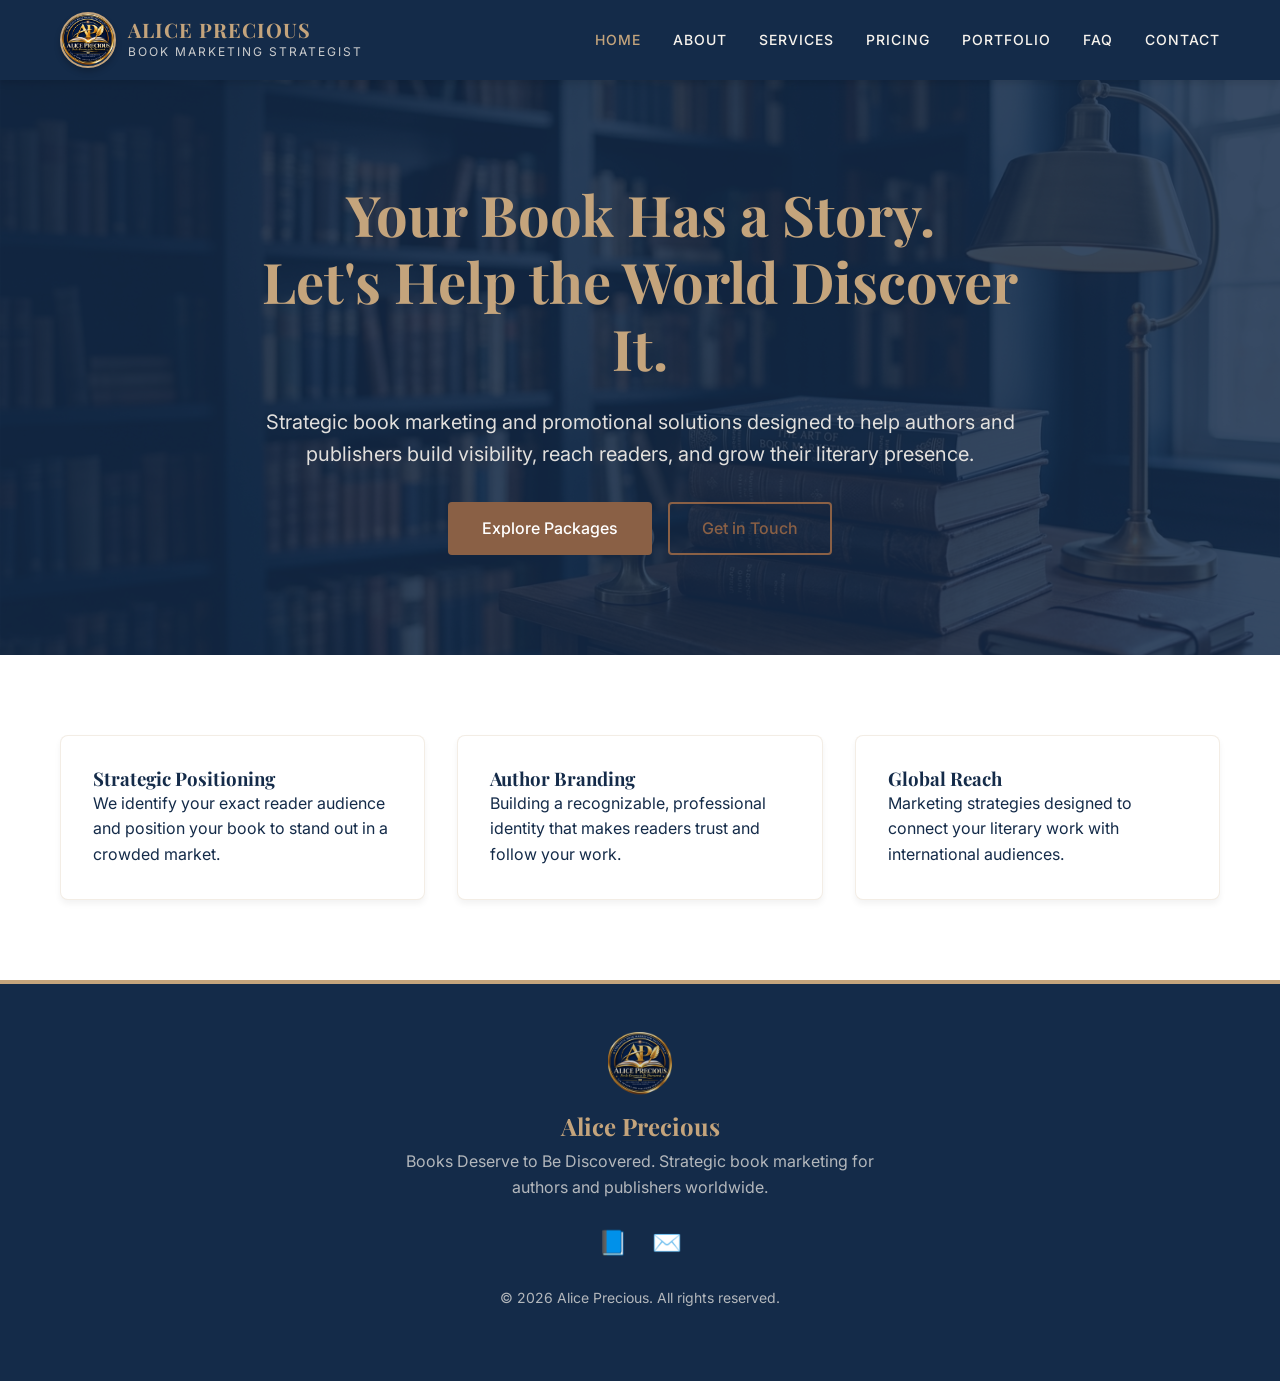
<file: index.html>
<!DOCTYPE html>
<html lang="en">

<head>
    <meta name="google-site-verification" content="ecHu5AsmAxmGZ5u-t8skHaGoi4g6PgHi29TL_buCY30" />
    <meta charset="UTF-8">
    <meta name="viewport" content="width=device-width, initial-scale=1.0">
    <title>Alice Precious – Professional Book Marketing</title>
    <link rel="stylesheet" href="style.css">
</head>

<body>
    <nav class="navbar">
        <div class="container nav-container">
            <a href="index.html" class="nav-brand">
                <img src="logo.png" alt="Alice Precious" class="nav-profile-pic">
                <div>
                    <h1>ALICE PRECIOUS</h1>
                    <p>Book Marketing Strategist</p>
                </div>
            </a>
            <button class="mobile-menu-btn" id="mobileMenuBtn">☰</button>
            <ul class="nav-links" id="navLinks">
                <li><a href="index.html">Home</a></li>
                <li><a href="about.html">About</a></li>
                <li><a href="services.html">Services</a></li>
                <li><a href="pricing.html">Pricing</a></li>
                <li><a href="portfolio.html">Portfolio</a></li>
                <li><a href="faq.html">FAQ</a></li>
                <li><a href="contact.html">Contact</a></li>
            </ul>
        </div>
    </nav>

    <header class="hero">
        <div class="container hero-content">
            <h1>Your Book Has a Story.<br>Let's Help the World Discover It.</h1>
            <p>Strategic book marketing and promotional solutions designed to help authors and publishers build
                visibility, reach readers, and grow their literary presence.</p>
            <div class="hero-buttons">
                <a href="pricing.html" class="btn btn-primary">Explore Packages</a>
                <a href="contact.html" class="btn btn-secondary">Get in Touch</a>
            </div>
        </div>
    </header>

    <section class="section bg-white">
        <div class="container">
            <div class="grid-3">
                <div class="card">
                    <h3>Strategic Positioning</h3>
                    <p>We identify your exact reader audience and position your book to stand out in a crowded market.
                    </p>
                </div>
                <div class="card">
                    <h3>Author Branding</h3>
                    <p>Building a recognizable, professional identity that makes readers trust and follow your work.</p>
                </div>
                <div class="card">
                    <h3>Global Reach</h3>
                    <p>Marketing strategies designed to connect your literary work with international audiences.</p>
                </div>
            </div>
        </div>
    </section>

    <footer class="footer">
        <div class="container">
            <img src="logo.png" alt="Logo" class="footer-logo">
            <h3>Alice Precious</h3>
            <p>Books Deserve to Be Discovered. Strategic book marketing for authors and publishers worldwide.</p>
            <div class="footer-links">
                <a href="https://www.facebook.com/profile.php?id=61590584740770" target="_blank" title="Facebook">📘</a>
                <a href="mailto:alicetprecious@gmail.com" title="Email">✉️</a>
            </div>
            <p style="font-size: 0.875rem;">© <span id="year"></span> Alice Precious. All rights reserved.</p>
        </div>
    </footer>
    <script>document.getElementById('year').textContent = new Date().getFullYear();</script>
    <script src="script.js"></script>
</body>

</html>
</file>
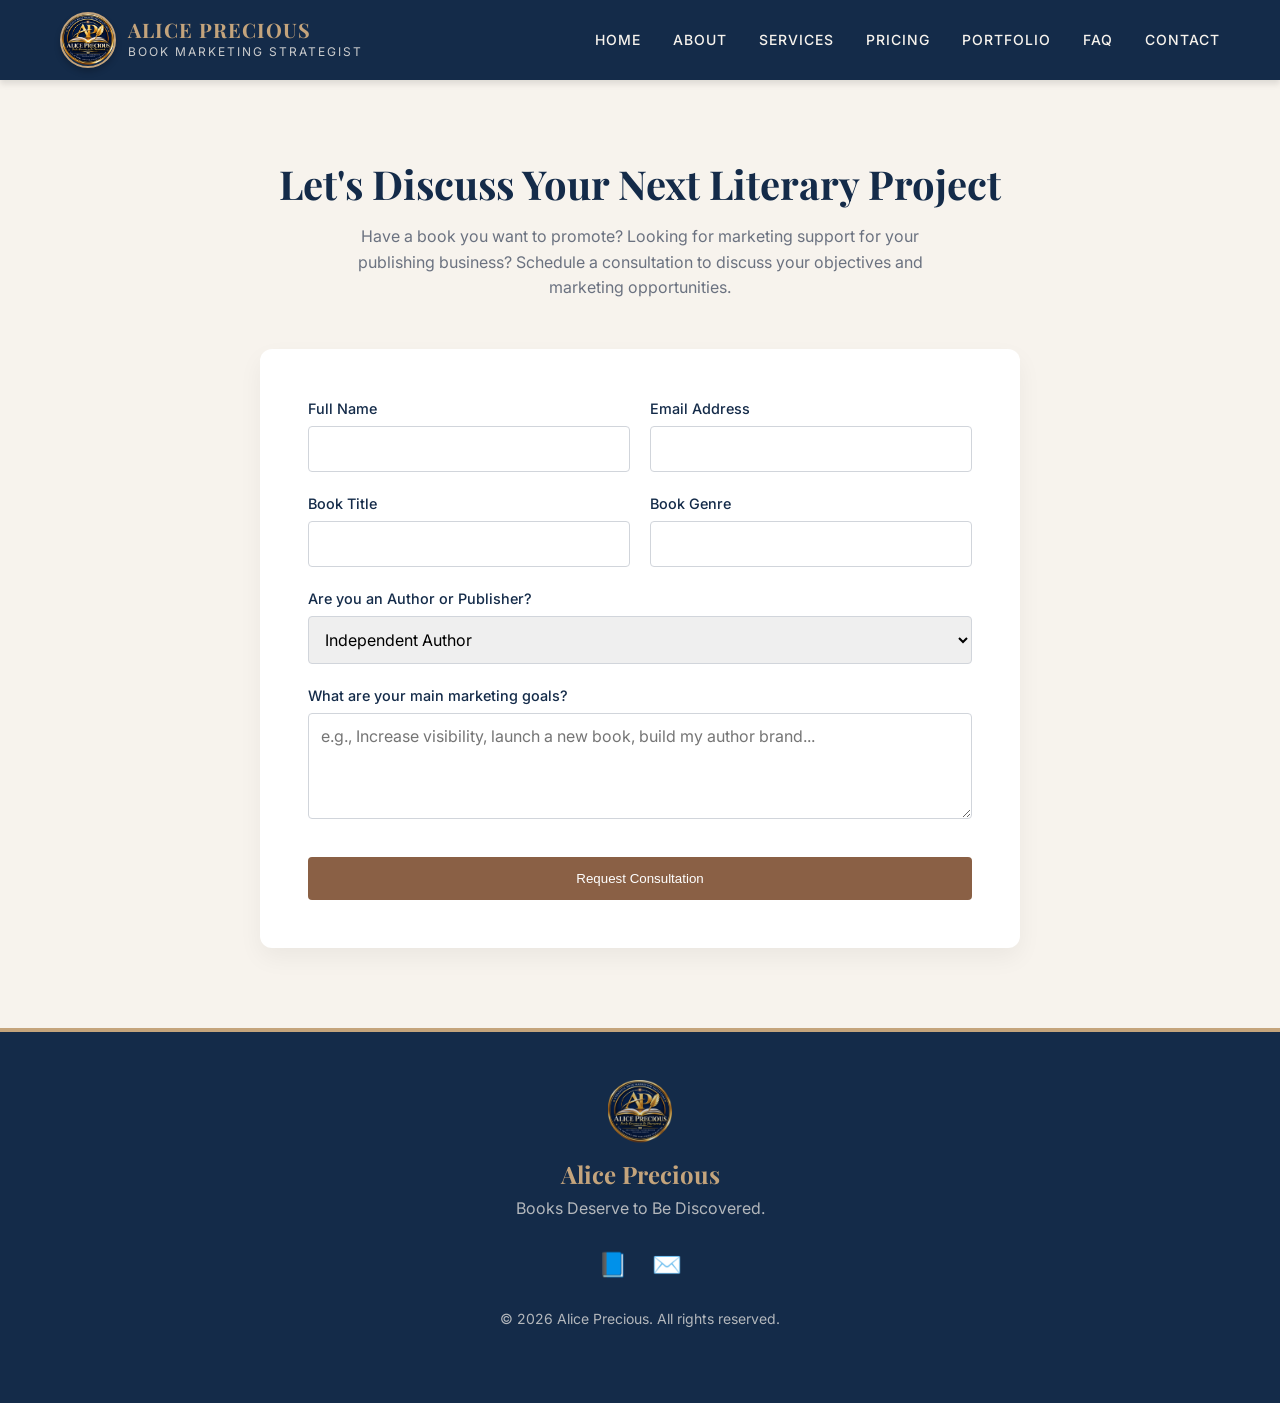
<file: booking.html>
<!DOCTYPE html>
<html lang="en">
<head>
  <meta charset="UTF-8">
  <meta name="viewport" content="width=device-width, initial-scale=1.0">
  <title>Book a Consultation – Alice Precious</title>
  <link rel="stylesheet" href="style.css">
</head>
<body>
  <nav class="navbar">
    <div class="container nav-container">
      <a href="index.html" class="nav-brand">
        <img src="logo.png" alt="Alice Precious" class="nav-profile-pic">
        <div><h1>ALICE PRECIOUS</h1><p>Book Marketing Strategist</p></div>
      </a>
      <button class="mobile-menu-btn" id="mobileMenuBtn">☰</button>
      <ul class="nav-links" id="navLinks">
        <li><a href="index.html">Home</a></li><li><a href="about.html">About</a></li><li><a href="services.html">Services</a></li><li><a href="pricing.html">Pricing</a></li><li><a href="portfolio.html">Portfolio</a></li><li><a href="faq.html">FAQ</a></li><li><a href="contact.html">Contact</a></li>
      </ul>
    </div>
  </nav>

  <section class="section">
    <div class="container" style="max-width: 800px;">
      <div class="text-center" style="margin-bottom: 48px;">
        <h2 style="font-size: 2.5rem; margin-bottom: 16px;">Let's Discuss Your Next Literary Project</h2>
        <p style="color: var(--gray); max-width: 600px; margin: 0 auto;">Have a book you want to promote? Looking for marketing support for your publishing business? Schedule a consultation to discuss your objectives and marketing opportunities.</p>
      </div>
      
      <div style="background: white; padding: 48px; border-radius: 12px; box-shadow: 0 10px 25px rgba(0,0,0,0.05);">
        <form action="https://formspree.io/f/xrppwyay" method="POST">
          <input type="hidden" name="form_type" value="Consultation Booking">
          <div style="display: grid; grid-template-columns: 1fr 1fr; gap: 20px;">
            <div class="form-group">
              <label>Full Name</label>
              <input type="text" name="name" required>
            </div>
            <div class="form-group">
              <label>Email Address</label>
              <input type="email" name="email" required>
            </div>
          </div>
          <div style="display: grid; grid-template-columns: 1fr 1fr; gap: 20px;">
            <div class="form-group">
              <label>Book Title</label>
              <input type="text" name="book_title">
            </div>
            <div class="form-group">
              <label>Book Genre</label>
              <input type="text" name="book_genre">
            </div>
          </div>
          <div class="form-group">
            <label>Are you an Author or Publisher?</label>
            <select name="client_type">
              <option>Independent Author</option>
              <option>Self-Published Author</option>
              <option>Publisher</option>
              <option>Other</option>
            </select>
          </div>
          <div class="form-group">
            <label>What are your main marketing goals?</label>
            <textarea name="goals" rows="4" placeholder="e.g., Increase visibility, launch a new book, build my author brand..." required></textarea>
          </div>
          <button type="submit" class="btn btn-primary" style="width: 100%; margin-top: 10px;">Request Consultation</button>
        </form>
      </div>
    </div>
  </section>

  <footer class="footer">
    <div class="container">
      <img src="logo.png" alt="Logo" class="footer-logo">
      <h3>Alice Precious</h3>
      <p>Books Deserve to Be Discovered.</p>
      <div class="footer-links">
        <a href="https://www.facebook.com/profile.php?id=61590584740770" target="_blank">📘</a>
        <a href="mailto:alicetprecious@gmail.com">✉️</a>
      </div>
      <p style="font-size: 0.875rem;">© <span id="year"></span> Alice Precious. All rights reserved.</p>
    </div>
  </footer>
  <script>document.getElementById('year').textContent = new Date().getFullYear();</script>
  <script src="script.js"></script>
</body>
</html>
</file>
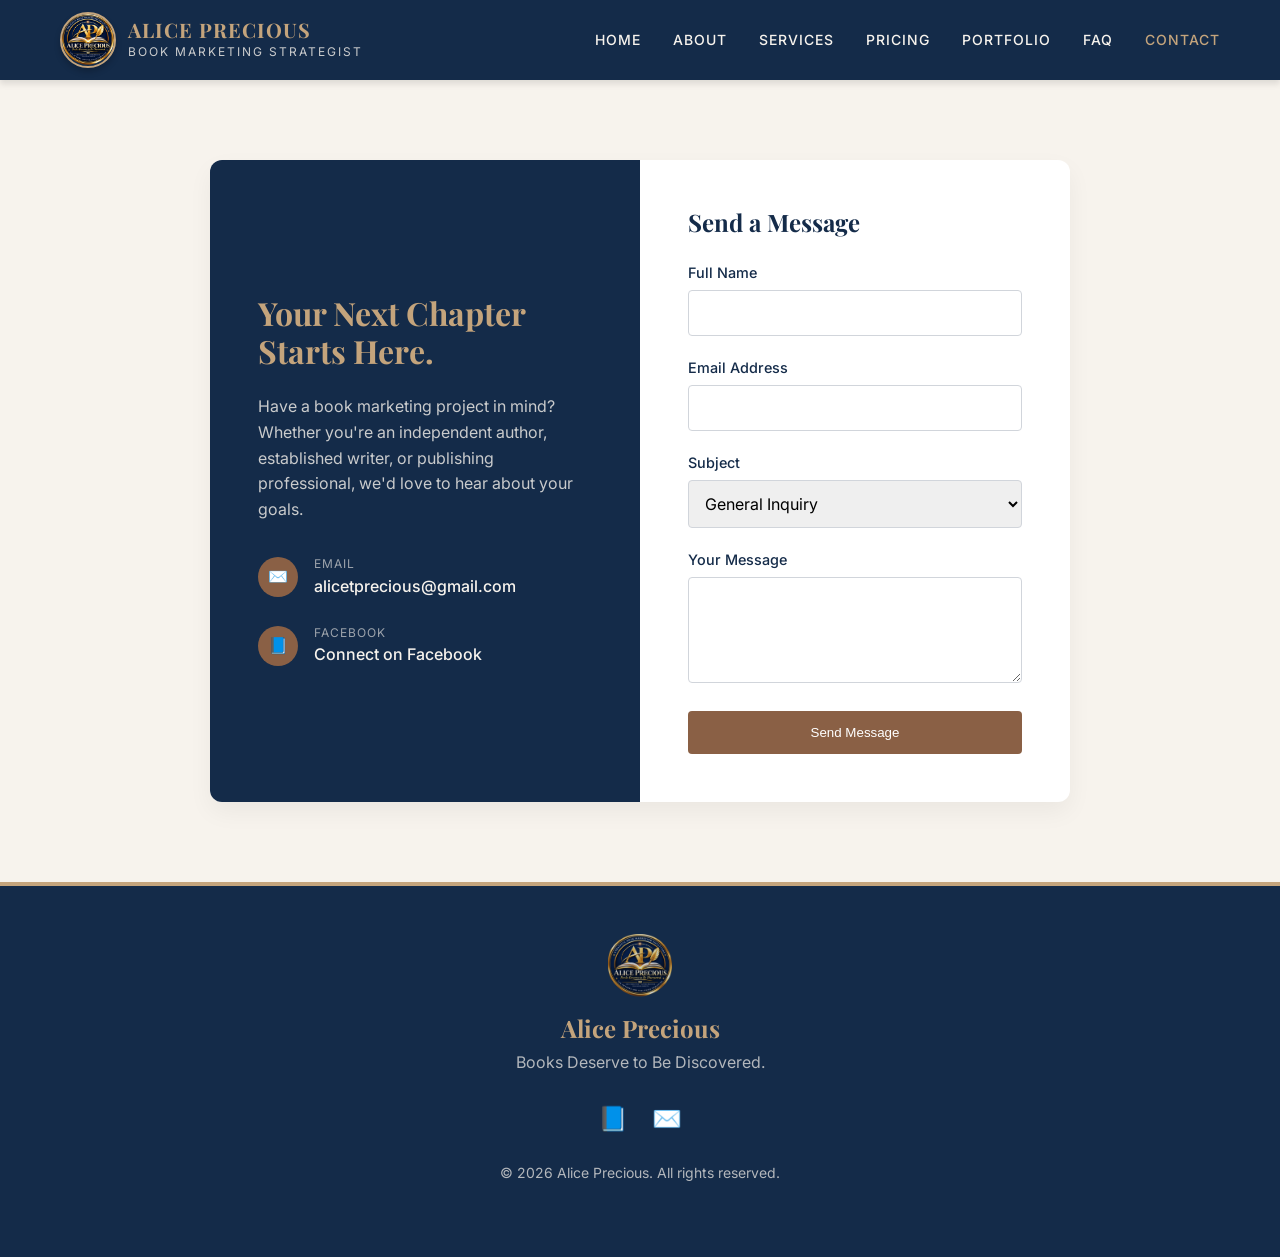
<file: contact.html>
<!DOCTYPE html>
<html lang="en">
<head>
  <meta charset="UTF-8">
  <meta name="viewport" content="width=device-width, initial-scale=1.0">
  <title>Contact – Alice Precious</title>
  <link rel="stylesheet" href="style.css">
</head>
<body>
  <nav class="navbar">
    <div class="container nav-container">
      <a href="index.html" class="nav-brand">
        <img src="logo.png" alt="Alice Precious" class="nav-profile-pic">
        <div><h1>ALICE PRECIOUS</h1><p>Book Marketing Strategist</p></div>
      </a>
      <button class="mobile-menu-btn" id="mobileMenuBtn">☰</button>
      <ul class="nav-links" id="navLinks">
        <li><a href="index.html">Home</a></li><li><a href="about.html">About</a></li><li><a href="services.html">Services</a></li><li><a href="pricing.html">Pricing</a></li><li><a href="portfolio.html">Portfolio</a></li><li><a href="faq.html">FAQ</a></li><li><a href="contact.html">Contact</a></li>
      </ul>
    </div>
  </nav>

  <section class="section">
    <div class="container" style="max-width: 900px;">
      <div style="background: white; border-radius: 12px; box-shadow: 0 10px 25px rgba(0,0,0,0.05); overflow: hidden; display: grid; grid-template-columns: 1fr 1fr;">
        <div style="background: var(--navy); color: var(--ivory); padding: 48px; display: flex; flex-direction: column; justify-content: center;">
          <h2 style="font-size: 2rem; color: var(--gold); margin-bottom: 24px;">Your Next Chapter Starts Here.</h2>
          <p style="margin-bottom: 32px; opacity: 0.8;">Have a book marketing project in mind? Whether you're an independent author, established writer, or publishing professional, we'd love to hear about your goals.</p>
          <div style="margin-bottom: 24px; display: flex; align-items: center; gap: 16px;">
            <div style="width: 40px; height: 40px; background: var(--brown); border-radius: 50%; display: flex; align-items: center; justify-content: center;">✉️</div>
            <div>
              <p style="font-size: 0.75rem; text-transform: uppercase; letter-spacing: 1px; opacity: 0.6;">Email</p>
              <p style="font-weight: 500;">alicetprecious@gmail.com</p>
            </div>
          </div>
          <div style="display: flex; align-items: center; gap: 16px;">
            <div style="width: 40px; height: 40px; background: var(--brown); border-radius: 50%; display: flex; align-items: center; justify-content: center;">📘</div>
            <div>
              <p style="font-size: 0.75rem; text-transform: uppercase; letter-spacing: 1px; opacity: 0.6;">Facebook</p>
              <a href="https://www.facebook.com/profile.php?id=61590584740770" target="_blank" style="font-weight: 500; color: var(--ivory);">Connect on Facebook</a>
            </div>
          </div>
        </div>
        
        <div style="padding: 48px;">
          <h3 style="font-size: 1.5rem; margin-bottom: 24px;">Send a Message</h3>
          <form action="https://formspree.io/f/xrppwyay" method="POST">
            <div class="form-group">
              <label>Full Name</label>
              <input type="text" name="name" required>
            </div>
            <div class="form-group">
              <label>Email Address</label>
              <input type="email" name="email" required>
            </div>
            <div class="form-group">
              <label>Subject</label>
              <select name="subject">
                <option>General Inquiry</option>
                <option>BookSpark Package ($1,500)</option>
                <option>Author Elevation Suite ($6,000)</option>
                <option>Literary Legacy Partnership ($10,000)</option>
              </select>
            </div>
            <div class="form-group">
              <label>Your Message</label>
              <textarea name="message" rows="4" required></textarea>
            </div>
            <button type="submit" class="btn btn-primary" style="width: 100%;">Send Message</button>
          </form>
        </div>
      </div>
    </div>
  </section>

  <footer class="footer">
    <div class="container">
      <img src="logo.png" alt="Logo" class="footer-logo">
      <h3>Alice Precious</h3>
      <p>Books Deserve to Be Discovered.</p>
      <div class="footer-links">
        <a href="https://www.facebook.com/profile.php?id=61590584740770" target="_blank">📘</a>
        <a href="mailto:alicetprecious@gmail.com">✉️</a>
      </div>
      <p style="font-size: 0.875rem;">© <span id="year"></span> Alice Precious. All rights reserved.</p>
    </div>
  </footer>
  <script>document.getElementById('year').textContent = new Date().getFullYear();</script>
  <script src="script.js"></script>
</body>
</html>
</file>
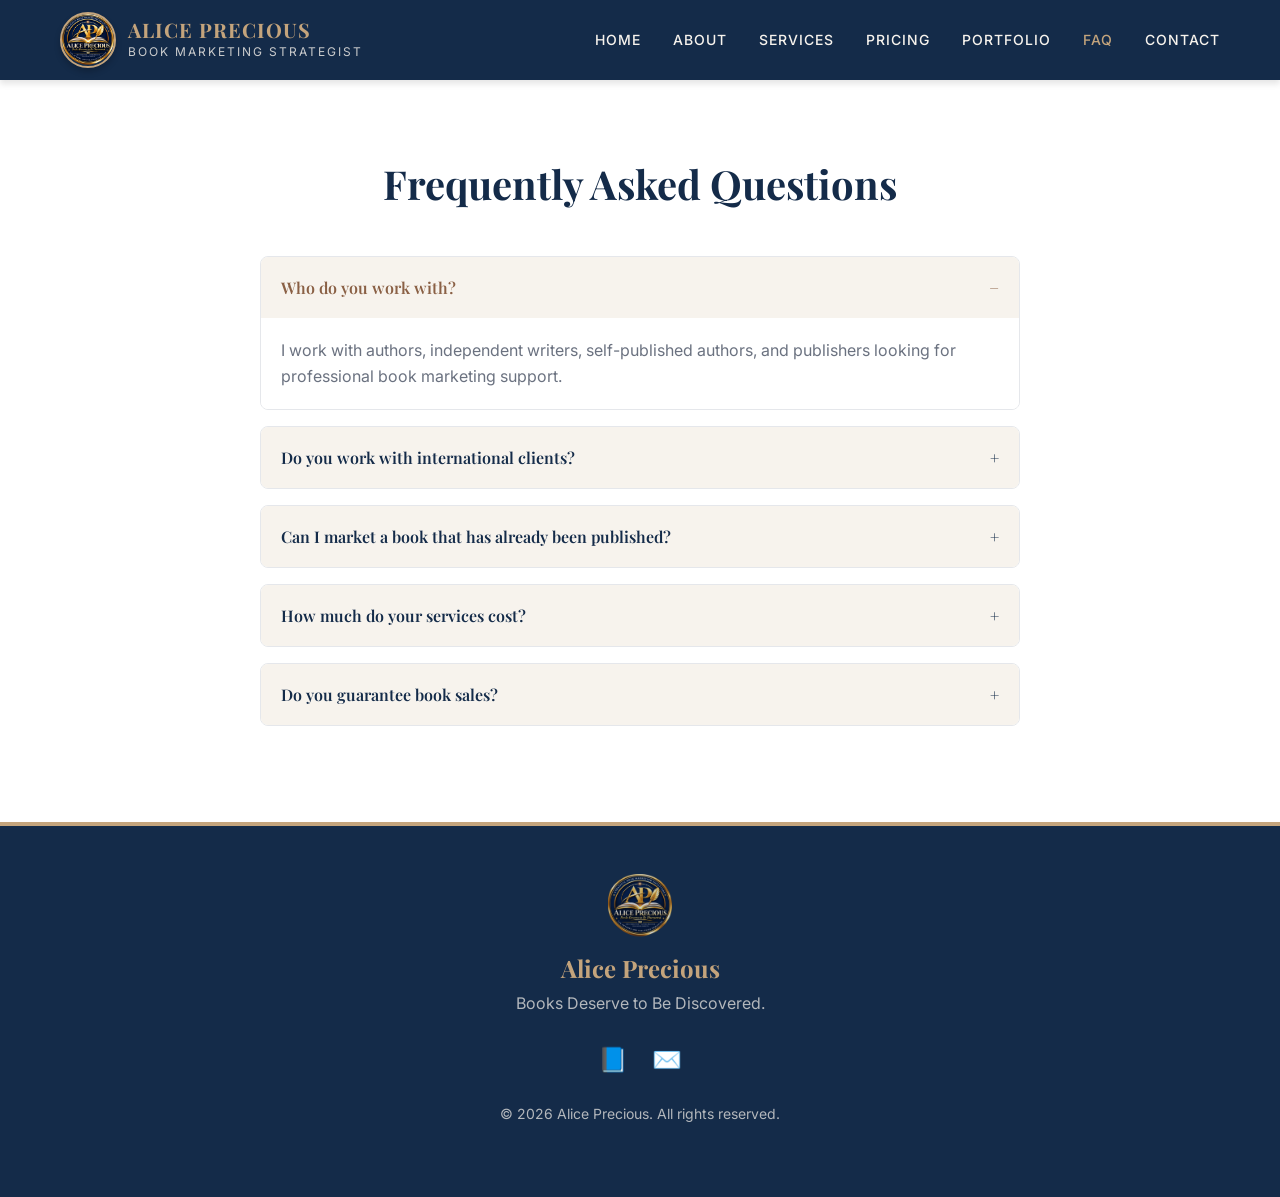
<file: faq.html>
<!DOCTYPE html>
<html lang="en">
<head>
  <meta charset="UTF-8">
  <meta name="viewport" content="width=device-width, initial-scale=1.0">
  <title>FAQ – Alice Precious</title>
  <link rel="stylesheet" href="style.css">
</head>
<body>
  <nav class="navbar">
    <div class="container nav-container">
      <a href="index.html" class="nav-brand">
        <img src="logo.png" alt="Alice Precious" class="nav-profile-pic">
        <div><h1>ALICE PRECIOUS</h1><p>Book Marketing Strategist</p></div>
      </a>
      <button class="mobile-menu-btn" id="mobileMenuBtn">☰</button>
      <ul class="nav-links" id="navLinks">
        <li><a href="index.html">Home</a></li><li><a href="about.html">About</a></li><li><a href="services.html">Services</a></li><li><a href="pricing.html">Pricing</a></li><li><a href="portfolio.html">Portfolio</a></li><li><a href="faq.html">FAQ</a></li><li><a href="contact.html">Contact</a></li>
      </ul>
    </div>
  </nav>

  <section class="section bg-white">
    <div class="container" style="max-width: 800px;">
      <div class="text-center" style="margin-bottom: 48px;">
        <h2 style="font-size: 2.5rem; margin-bottom: 16px;">Frequently Asked Questions</h2>
      </div>
      <div class="faq-item active">
        <button class="faq-question">Who do you work with? <span>−</span></button>
        <div class="faq-answer"><p>I work with authors, independent writers, self-published authors, and publishers looking for professional book marketing support.</p></div>
      </div>
      <div class="faq-item">
        <button class="faq-question">Do you work with international clients? <span>+</span></button>
        <div class="faq-answer"><p>Yes. Alice Precious is positioned to serve authors and publishers internationally.</p></div>
      </div>
      <div class="faq-item">
        <button class="faq-question">Can I market a book that has already been published? <span>+</span></button>
        <div class="faq-answer"><p>Yes. Marketing strategies can be developed for both newly published and previously released books.</p></div>
      </div>
      <div class="faq-item">
        <button class="faq-question">How much do your services cost? <span>+</span></button>
        <div class="faq-answer"><p>Our proposed packages begin at $1,500, with more comprehensive options at $6,000 and $10,000.</p></div>
      </div>
      <div class="faq-item">
        <button class="faq-question">Do you guarantee book sales? <span>+</span></button>
        <div class="faq-answer"><p>No specific sales figures are guaranteed. Marketing performance depends on factors including the book, audience, positioning, and market conditions.</p></div>
      </div>
    </div>
  </section>

  <footer class="footer">
    <div class="container">
      <img src="logo.png" alt="Logo" class="footer-logo">
      <h3>Alice Precious</h3>
      <p>Books Deserve to Be Discovered.</p>
      <div class="footer-links">
        <a href="https://www.facebook.com/profile.php?id=61590584740770" target="_blank">📘</a>
        <a href="mailto:alicetprecious@gmail.com">✉️</a>
      </div>
      <p style="font-size: 0.875rem;">© <span id="year"></span> Alice Precious. All rights reserved.</p>
    </div>
  </footer>
  <script>document.getElementById('year').textContent = new Date().getFullYear();</script>
  <script src="script.js"></script>
</body>
</html>
</file>
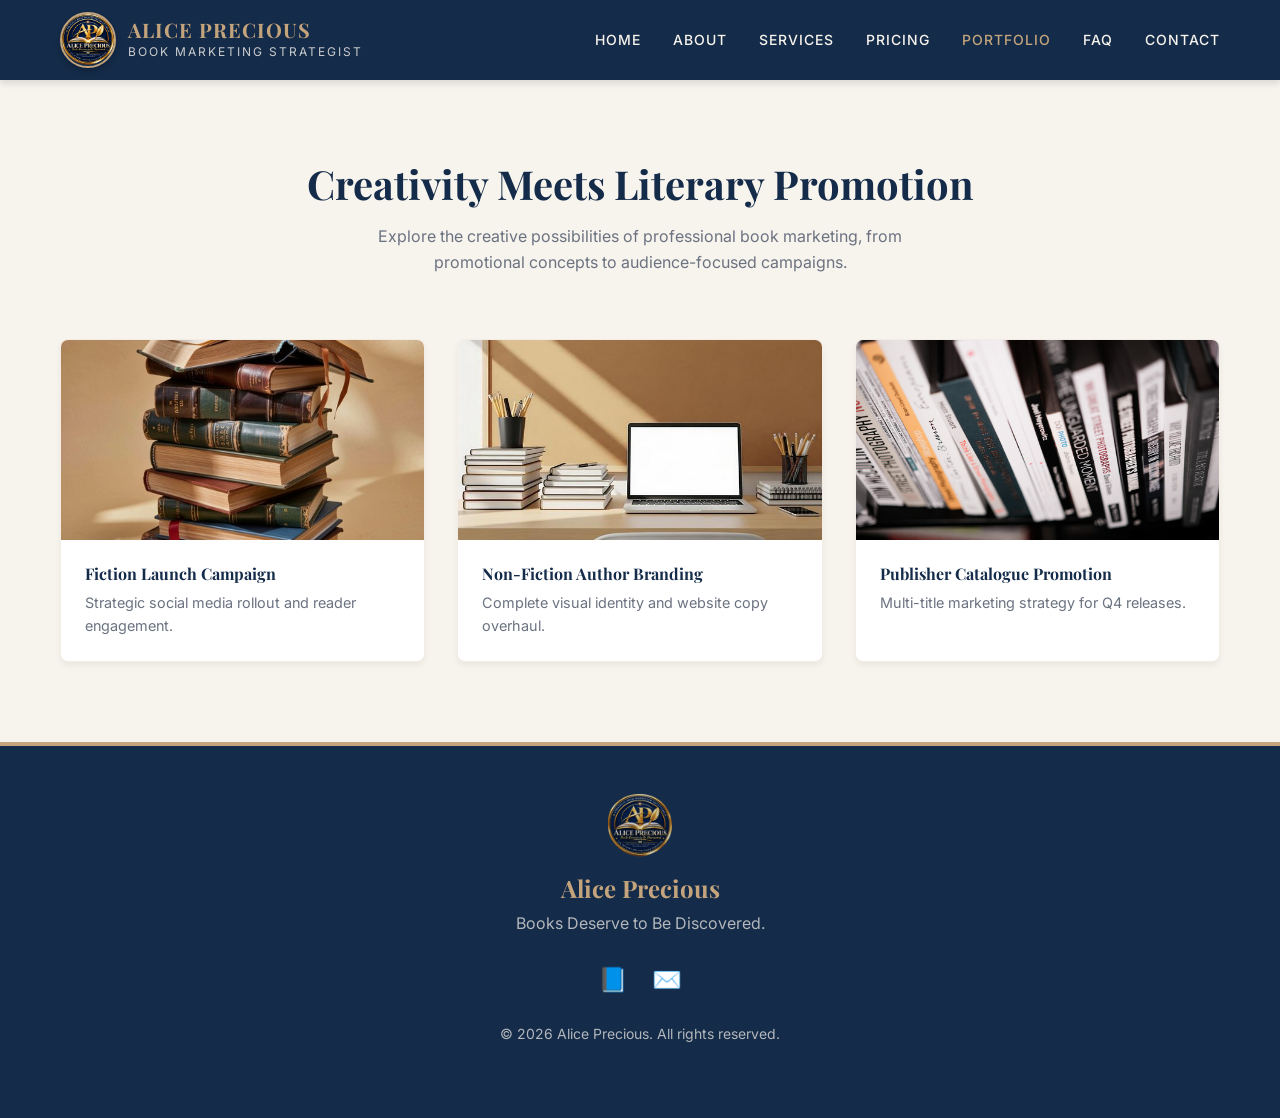
<file: portfolio.html>
<!DOCTYPE html>
<html lang="en">
<head>
  <meta charset="UTF-8">
  <meta name="viewport" content="width=device-width, initial-scale=1.0">
  <title>Portfolio – Alice Precious</title>
  <link rel="stylesheet" href="style.css">
</head>
<body>
  <nav class="navbar">
    <div class="container nav-container">
      <a href="index.html" class="nav-brand">
        <img src="logo.png" alt="Alice Precious" class="nav-profile-pic">
        <div><h1>ALICE PRECIOUS</h1><p>Book Marketing Strategist</p></div>
      </a>
      <button class="mobile-menu-btn" id="mobileMenuBtn">☰</button>
      <ul class="nav-links" id="navLinks">
        <li><a href="index.html">Home</a></li><li><a href="about.html">About</a></li><li><a href="services.html">Services</a></li><li><a href="pricing.html">Pricing</a></li><li><a href="portfolio.html">Portfolio</a></li><li><a href="faq.html">FAQ</a></li><li><a href="contact.html">Contact</a></li>
      </ul>
    </div>
  </nav>

  <section class="section">
    <div class="container">
      <div class="text-center" style="margin-bottom: 64px;">
        <h2 style="font-size: 2.5rem; margin-bottom: 16px;">Creativity Meets Literary Promotion</h2>
        <p style="color: var(--gray); max-width: 600px; margin: 0 auto;">Explore the creative possibilities of professional book marketing, from promotional concepts to audience-focused campaigns.</p>
      </div>
      <div class="grid-3">
        <div class="card" style="padding: 0; overflow: hidden;">
          <img src="book1.png" alt="Project 1" style="width: 100%; height: 200px; object-fit: cover; background: #E5E7EB;">
          <div style="padding: 24px;">
            <h4 style="margin-bottom: 8px;">Fiction Launch Campaign</h4>
            <p style="font-size: 0.9rem; color: var(--gray);">Strategic social media rollout and reader engagement.</p>
          </div>
        </div>
        <div class="card" style="padding: 0; overflow: hidden;">
          <img src="book2.png" alt="Project 2" style="width: 100%; height: 200px; object-fit: cover; background: #E5E7EB;">
          <div style="padding: 24px;">
            <h4 style="margin-bottom: 8px;">Non-Fiction Author Branding</h4>
            <p style="font-size: 0.9rem; color: var(--gray);">Complete visual identity and website copy overhaul.</p>
          </div>
        </div>
        <div class="card" style="padding: 0; overflow: hidden;">
          <img src="book3.png" alt="Project 3" style="width: 100%; height: 200px; object-fit: cover; background: #E5E7EB;">
          <div style="padding: 24px;">
            <h4 style="margin-bottom: 8px;">Publisher Catalogue Promotion</h4>
            <p style="font-size: 0.9rem; color: var(--gray);">Multi-title marketing strategy for Q4 releases.</p>
          </div>
        </div>
      </div>
    </div>
  </section>

  <footer class="footer">
    <div class="container">
      <img src="logo.png" alt="Logo" class="footer-logo">
      <h3>Alice Precious</h3>
      <p>Books Deserve to Be Discovered.</p>
      <div class="footer-links">
        <a href="https://www.facebook.com/profile.php?id=61590584740770" target="_blank">📘</a>
        <a href="mailto:alicetprecious@gmail.com">✉️</a>
      </div>
      <p style="font-size: 0.875rem;">© <span id="year"></span> Alice Precious. All rights reserved.</p>
    </div>
  </footer>
  <script>document.getElementById('year').textContent = new Date().getFullYear();</script>
  <script src="script.js"></script>
</body>
</html>
</file>
<file: style.css>
/* style.css */
@import url('https://fonts.googleapis.com/css2?family=Inter:wght@300;400;500;600&family=Playfair+Display:wght@400;600;700&display=swap');

:root {
  --navy: #142B49;
  --brown: #8A6045;
  --gold: #C4A47C;
  --ivory: #F7F3ED;
  --white: #FFFFFF;
  --gray: #6B7280;
}

* {
  margin: 0;
  padding: 0;
  box-sizing: border-box;
}

body {
  font-family: 'Inter', sans-serif;
  background-color: var(--ivory);
  color: var(--navy);
  line-height: 1.6;
}

h1, h2, h3, h4, h5, h6 {
  font-family: 'Playfair Display', serif;
  font-weight: 700;
  line-height: 1.2;
}

a { text-decoration: none; color: inherit; transition: 0.3s; }
ul { list-style: none; }
img { max-width: 100%; display: block; }

/* Utilities */
.container { max-width: 1200px; margin: 0 auto; padding: 0 20px; }
.text-center { text-align: center; }
.section { padding: 80px 0; }
.bg-white { background-color: var(--white); }
.bg-navy { background-color: var(--navy); color: var(--ivory); }

/* Buttons */
.btn {
  display: inline-block;
  padding: 12px 32px;
  border-radius: 4px;
  font-weight: 500;
  cursor: pointer;
  transition: all 0.3s ease;
  border: 2px solid transparent;
}
.btn-primary { background-color: var(--brown); color: var(--white); }
.btn-primary:hover { background-color: var(--navy); }
.btn-secondary { border-color: var(--brown); color: var(--brown); background: transparent; }
.btn-secondary:hover { background-color: var(--brown); color: var(--white); }

/* Navbar */
.navbar {
  background-color: var(--navy);
  color: var(--ivory);
  position: sticky;
  top: 0;
  z-index: 1000;
  box-shadow: 0 4px 6px rgba(0,0,0,0.1);
}
.nav-container {
  display: flex;
  justify-content: space-between;
  align-items: center;
  height: 80px;
}
.nav-brand {
  display: flex;
  align-items: center;
  gap: 12px;
}
.nav-profile-pic {
  width: 56px;
  height: 56px;
  border-radius: 50%;
  object-fit: cover;
  border: 2px solid var(--gold);
  box-shadow: 0 4px 6px rgba(0,0,0,0.2);
}
.nav-brand h1 { font-size: 1.25rem; color: var(--gold); letter-spacing: 1px; }
.nav-brand p { font-size: 0.75rem; text-transform: uppercase; letter-spacing: 2px; opacity: 0.8; }

.nav-links { display: flex; gap: 32px; }
.nav-links a {
  font-size: 0.875rem;
  font-weight: 500;
  text-transform: uppercase;
  letter-spacing: 1px;
  color: var(--ivory);
}
.nav-links a:hover, .nav-links a.active { color: var(--gold); }

.mobile-menu-btn { display: none; background: none; border: none; color: var(--gold); font-size: 28px; cursor: pointer; }

/* Footer */
.footer {
  background-color: var(--navy);
  color: var(--ivory);
  padding: 48px 0;
  border-top: 4px solid var(--gold);
  text-align: center;
}
.footer-logo { height: 64px; margin: 0 auto 16px; opacity: 0.8; }
.footer h3 { font-size: 1.5rem; color: var(--gold); margin-bottom: 8px; }
.footer p { opacity: 0.7; max-width: 500px; margin: 0 auto 24px; }
.footer-links { display: flex; justify-content: center; gap: 24px; margin-bottom: 24px; }
.footer-links a { color: var(--ivory); font-size: 24px; }
.footer-links a:hover { color: var(--gold); }

/* Page Specific Styles */
.hero {
  background-color: var(--navy);
  color: var(--ivory);
  padding: 100px 0;
  text-align: center;
  position: relative;
  overflow: hidden;
}
.hero::before {
  content: '';
  position: absolute;
  inset: 0;
  background: url('hero-bg.png') center/cover;
  opacity: 0.15;
}
.hero-content { position: relative; z-index: 1; max-width: 800px; margin: 0 auto; }
.hero h1 { font-size: 3.5rem; color: var(--gold); margin-bottom: 24px; }
.hero p { font-size: 1.25rem; margin-bottom: 32px; opacity: 0.9; }
.hero-buttons { display: flex; gap: 16px; justify-content: center; flex-wrap: wrap; }

.grid-3 { display: grid; grid-template-columns: repeat(auto-fit, minmax(300px, 1fr)); gap: 32px; }
.grid-2 { display: grid; grid-template-columns: repeat(auto-fit, minmax(400px, 1fr)); gap: 48px; align-items: center; }

.card {
  background: var(--white);
  padding: 32px;
  border-radius: 8px;
  box-shadow: 0 4px 6px rgba(0,0,0,0.05);
  border: 1px solid rgba(196, 164, 124, 0.2);
  transition: transform 0.3s;
}
.card:hover { transform: translateY(-5px); box-shadow: 0 10px 15px rgba(0,0,0,0.1); }

.pricing-card {
  background: var(--ivory);
  color: var(--navy);
  padding: 40px 32px;
  border-radius: 8px;
  box-shadow: 0 10px 25px rgba(0,0,0,0.1);
  display: flex;
  flex-direction: column;
}
.pricing-card.featured {
  border: 4px solid var(--gold);
  transform: scale(1.05);
}
.pricing-card h3 { color: var(--brown); font-size: 1.25rem; margin-bottom: 8px; }
.pricing-card .price { font-size: 2.5rem; font-weight: 700; margin-bottom: 16px; }
.pricing-card ul { margin: 24px 0; flex-grow: 1; }
.pricing-card li { margin-bottom: 12px; display: flex; align-items: flex-start; gap: 8px; font-size: 0.9rem; }
.pricing-card li::before { content: '✓'; color: var(--brown); font-weight: bold; }

/* Forms */
.form-group { margin-bottom: 20px; }
.form-group label { display: block; margin-bottom: 6px; font-weight: 500; font-size: 0.9rem; }
.form-group input, .form-group select, .form-group textarea {
  width: 100%;
  padding: 12px;
  border: 1px solid #D1D5DB;
  border-radius: 4px;
  font-family: inherit;
  font-size: 1rem;
}
.form-group input:focus, .form-group select:focus, .form-group textarea:focus {
  outline: none;
  border-color: var(--brown);
  box-shadow: 0 0 0 3px rgba(138, 96, 69, 0.1);
}

/* FAQ */
.faq-item { border: 1px solid #E5E7EB; border-radius: 8px; margin-bottom: 16px; overflow: hidden; }
.faq-question {
  width: 100%;
  padding: 20px;
  background: var(--ivory);
  border: none;
  text-align: left;
  font-weight: 600;
  font-size: 1rem;
  cursor: pointer;
  display: flex;
  justify-content: space-between;
  align-items: center;
  font-family: 'Playfair Display', serif;
  color: var(--navy);
}
.faq-answer { padding: 0 20px; max-height: 0; overflow: hidden; transition: max-height 0.3s ease, padding 0.3s ease; background: var(--white); color: var(--gray); }
.faq-item.active .faq-answer { max-height: 200px; padding: 20px; }
.faq-item.active .faq-question { color: var(--brown); }

/* Mobile Responsive */
@media (max-width: 768px) {
  .mobile-menu-btn { display: block; }
  .nav-links {
    position: absolute;
    top: 80px;
    left: 0;
    right: 0;
    background: var(--navy);
    flex-direction: column;
    padding: 20px;
    gap: 16px;
    display: none;
    border-top: 1px solid rgba(196, 164, 124, 0.2);
  }
  .nav-links.active { display: flex; }
  .hero h1 { font-size: 2.5rem; }
  .grid-2 { grid-template-columns: 1fr; }
  .pricing-card.featured { transform: scale(1); }
}
</file>
